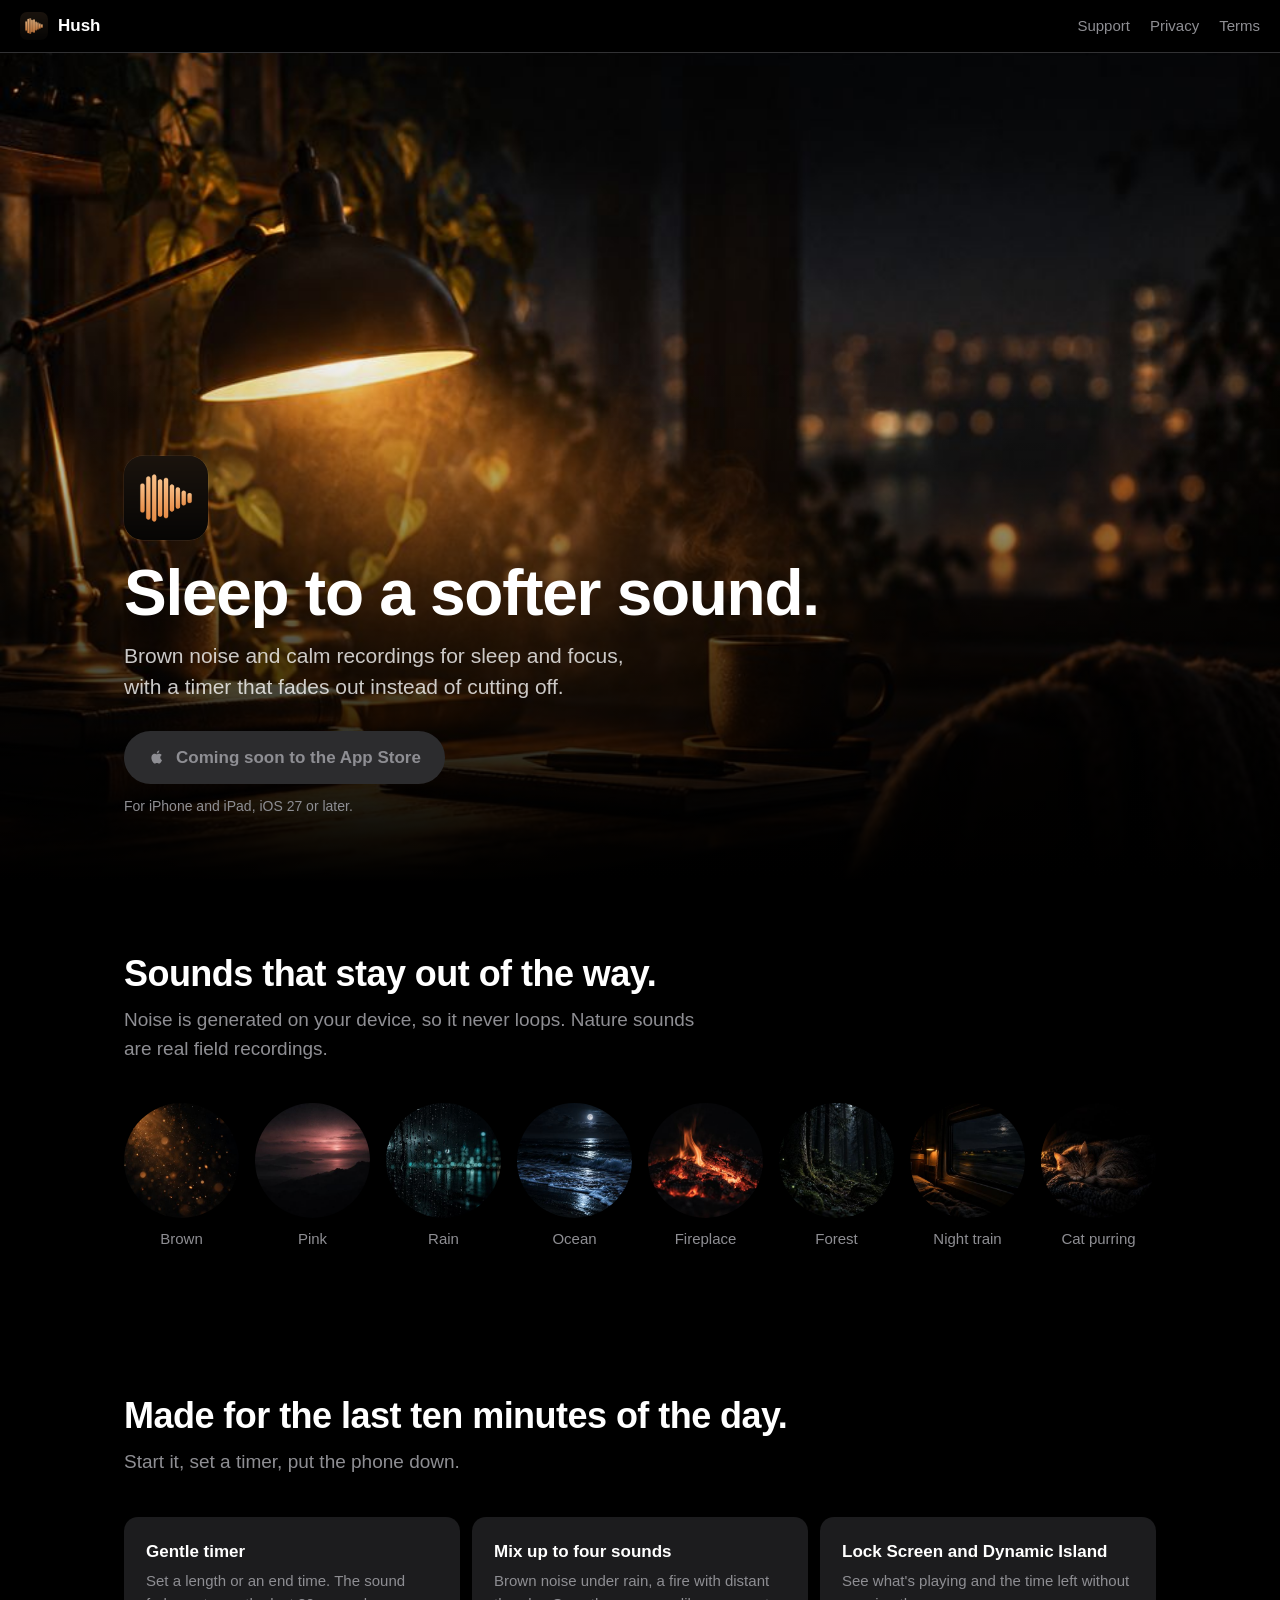
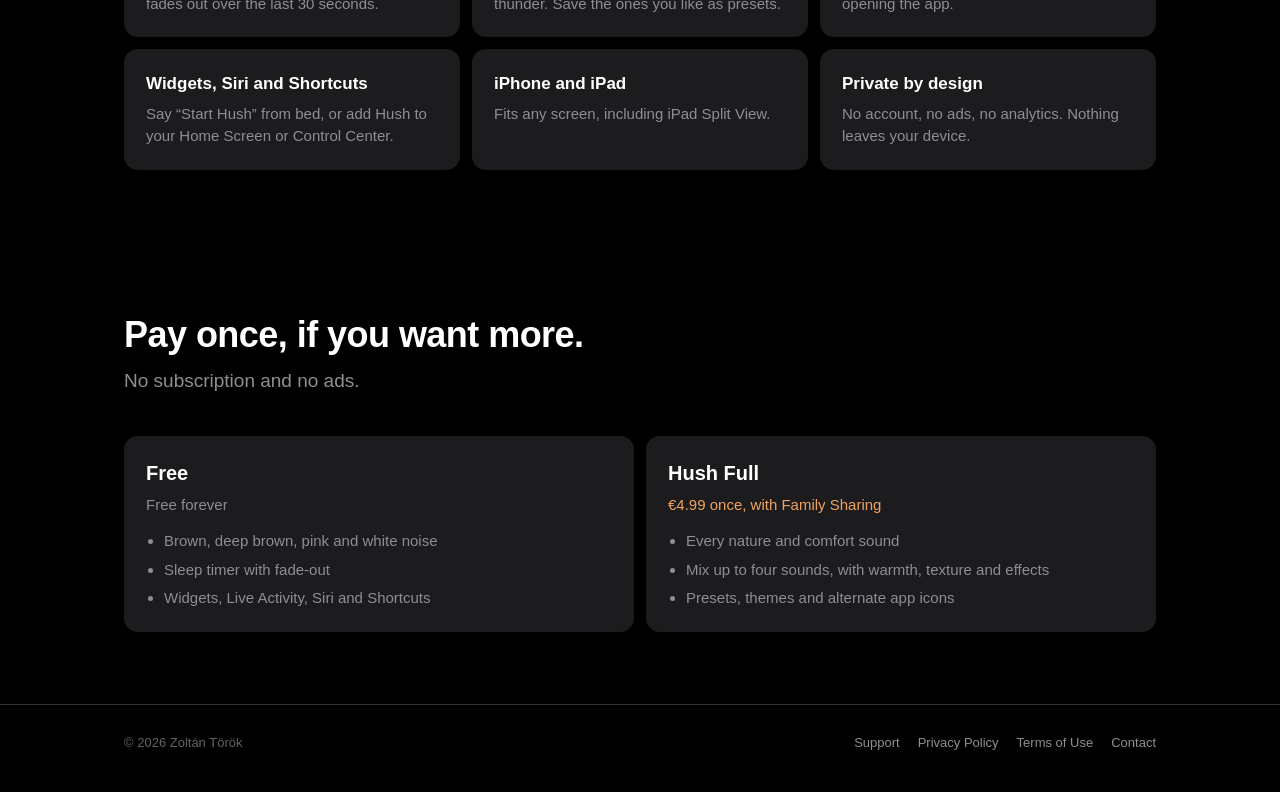
<file: index.html>
<!doctype html>
<html lang="en">
<head>
<meta charset="utf-8">
<meta name="viewport" content="width=device-width, initial-scale=1, viewport-fit=cover">
<title>Hush: Brown noise for sleep</title>
<meta name="description" content="Brown, pink and white noise and nature recordings for sleep and focus. No account, no tracking, no subscription. For iPhone and iPad.">
<meta name="theme-color" content="#000000">
<meta property="og:title" content="Hush: Brown noise for sleep">
<meta property="og:description" content="Brown noise and calm sounds for sleep and focus. No account, no tracking, no subscription.">
<meta property="og:image" content="assets/hero.jpg">
<link rel="icon" type="image/png" sizes="32x32" href="assets/favicon-32.png">
<link rel="apple-touch-icon" href="assets/apple-touch-icon.png">
<link rel="stylesheet" href="assets/site.css">
</head>
<body>
<header class="nav">
  <a class="brand" href="./"><img src="assets/icon-256.png" alt=""><span>Hush</span></a>
  <nav><ul>
    <li><a href="support/">Support</a></li>
    <li><a href="privacy/">Privacy</a></li>
    <li><a href="terms/">Terms</a></li>
  </ul></nav>
</header>

<main>
  <section class="hero">
    <img class="bg" src="assets/hero.jpg" alt="" width="960" height="1440">
    <div class="hero-inner">
      <img class="hero-icon" src="assets/icon-256.png" alt="Hush app icon" width="84" height="84">
      <h1>Sleep to a softer sound.</h1>
      <p>Brown noise and calm recordings for sleep and focus, with a timer that fades out instead of cutting off.</p>
      <a class="btn" aria-disabled="true">
        <svg viewBox="0 0 24 24" fill="currentColor" aria-hidden="true"><path d="M16.37 12.6c-.02-2.2 1.8-3.26 1.88-3.31-1.02-1.5-2.62-1.7-3.19-1.72-1.36-.14-2.65.8-3.34.8-.69 0-1.75-.78-2.88-.76-1.48.02-2.85.86-3.61 2.19-1.54 2.67-.39 6.63 1.11 8.8.73 1.06 1.6 2.25 2.75 2.21 1.1-.04 1.52-.71 2.85-.71 1.33 0 1.71.71 2.88.69 1.19-.02 1.94-1.08 2.66-2.15.84-1.23 1.19-2.42 1.21-2.48-.03-.01-2.31-.89-2.32-3.53zM14.18 6.13c.61-.74 1.02-1.76.91-2.78-.88.04-1.94.59-2.57 1.32-.56.65-1.06 1.69-.93 2.69.98.08 1.98-.5 2.59-1.23z"/></svg>
        Coming soon to the App Store
      </a>
      <span class="btn-note">For iPhone and iPad, iOS 27 or later.</span>
    </div>
  </section>

  <section class="section">
    <h2>Sounds that stay out of the way.</h2>
    <p class="lead">Noise is generated on your device, so it never loops. Nature sounds are real field recordings.</p>
    <div class="sounds">
      <div class="sound"><img src="assets/brown.jpg" alt="" loading="lazy">Brown</div>
      <div class="sound"><img src="assets/pink.jpg" alt="" loading="lazy">Pink</div>
      <div class="sound"><img src="assets/rain.jpg" alt="" loading="lazy">Rain</div>
      <div class="sound"><img src="assets/ocean.jpg" alt="" loading="lazy">Ocean</div>
      <div class="sound"><img src="assets/fireplace.jpg" alt="" loading="lazy">Fireplace</div>
      <div class="sound"><img src="assets/forest.jpg" alt="" loading="lazy">Forest</div>
      <div class="sound"><img src="assets/train.jpg" alt="" loading="lazy">Night train</div>
      <div class="sound"><img src="assets/purr.jpg" alt="" loading="lazy">Cat purring</div>
    </div>
  </section>

  <section class="section">
    <h2>Made for the last ten minutes of the day.</h2>
    <p class="lead">Start it, set a timer, put the phone down.</p>
    <div class="features">
      <div class="card"><h3>Gentle timer</h3><p>Set a length or an end time. The sound fades out over the last 30 seconds.</p></div>
      <div class="card"><h3>Mix up to four sounds</h3><p>Brown noise under rain, a fire with distant thunder. Save the ones you like as presets.</p></div>
      <div class="card"><h3>Lock Screen and Dynamic Island</h3><p>See what's playing and the time left without opening the app.</p></div>
      <div class="card"><h3>Widgets, Siri and Shortcuts</h3><p>Say “Start Hush” from bed, or add Hush to your Home Screen or Control Center.</p></div>
      <div class="card"><h3>iPhone and iPad</h3><p>Fits any screen, including iPad Split View.</p></div>
      <div class="card"><h3>Private by design</h3><p>No account, no ads, no analytics. Nothing leaves your device.</p></div>
    </div>
  </section>

  <section class="section">
    <h2>Pay once, if you want more.</h2>
    <p class="lead">No subscription and no ads.</p>
    <div class="price">
      <div class="card">
        <h3>Free</h3>
        <div class="amount">Free forever</div>
        <ul>
          <li>Brown, deep brown, pink and white noise</li>
          <li>Sleep timer with fade-out</li>
          <li>Widgets, Live Activity, Siri and Shortcuts</li>
        </ul>
      </div>
      <div class="card full">
        <h3>Hush Full</h3>
        <div class="amount">€4.99 once, with Family Sharing</div>
        <ul>
          <li>Every nature and comfort sound</li>
          <li>Mix up to four sounds, with warmth, texture and effects</li>
          <li>Presets, themes and alternate app icons</li>
        </ul>
      </div>
    </div>
  </section>
</main>

<footer><div class="inner">
  <span>© 2026 Zoltán Török</span>
  <nav><a href="support/">Support</a><a href="privacy/">Privacy Policy</a><a href="terms/">Terms of Use</a><a href="mailto:contact@zt-mobile.dev">Contact</a></nav>
</div></footer>
</body>
</html>
</file>
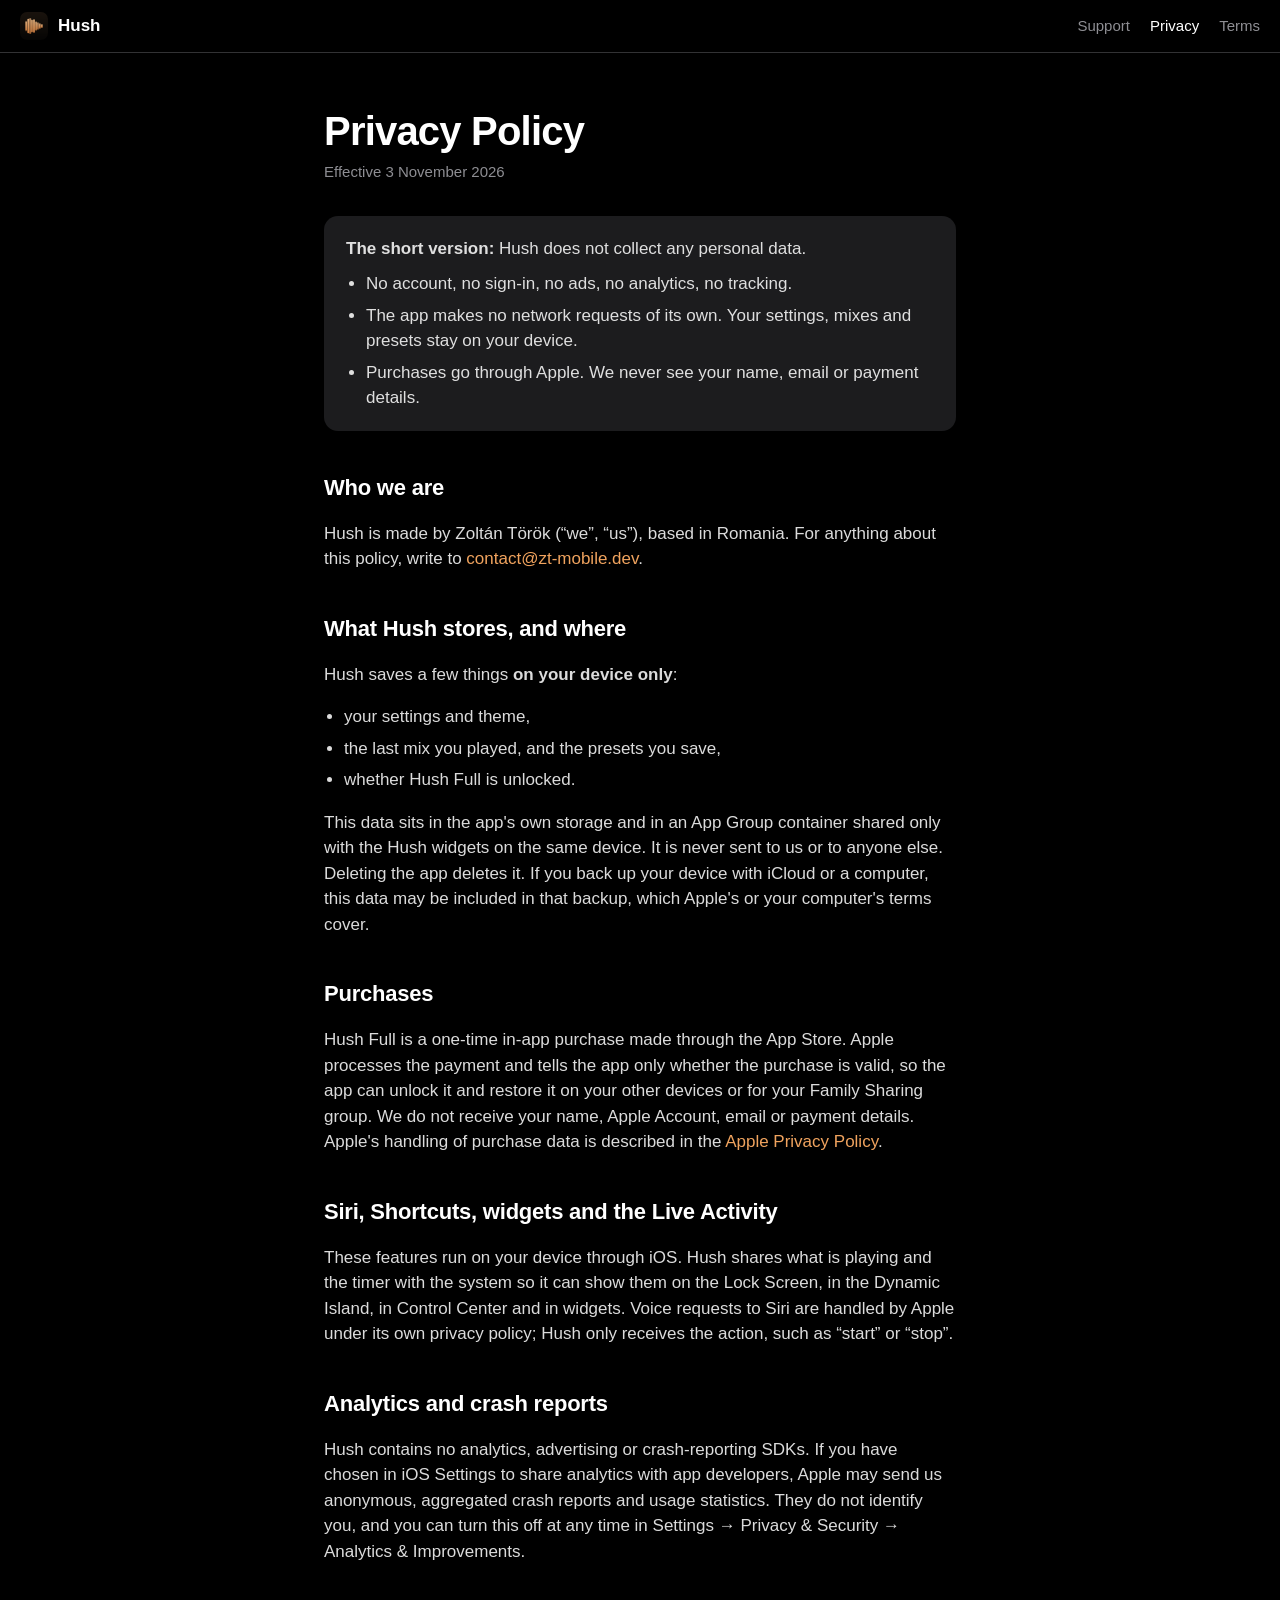
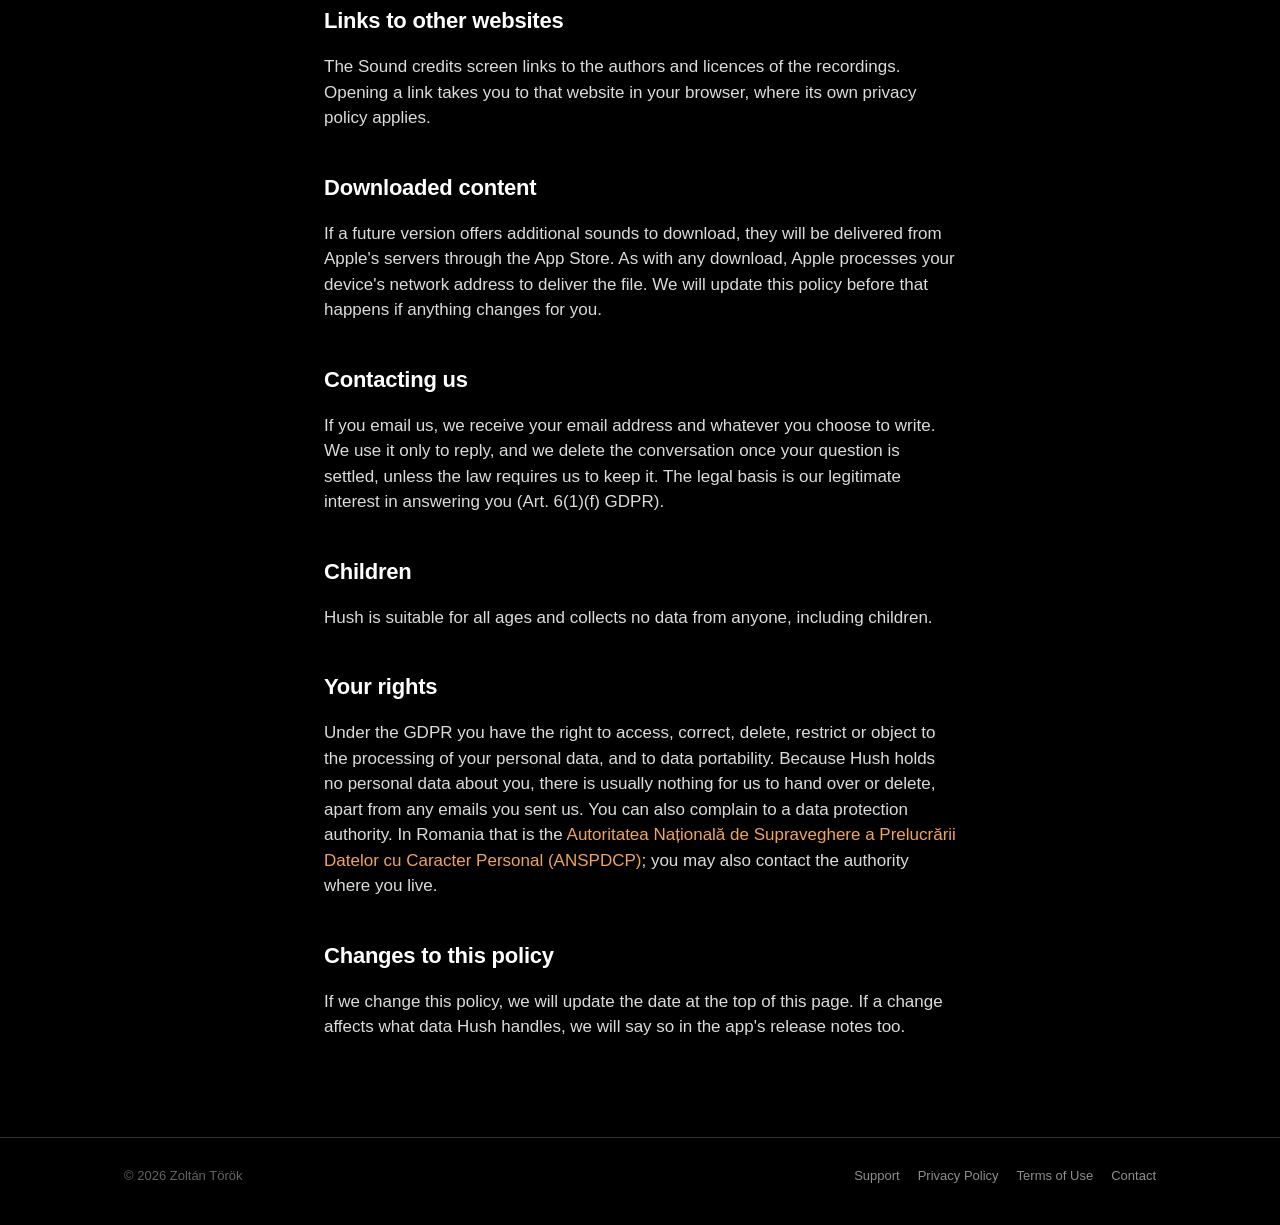
<file: privacy/index.html>
<!doctype html>
<html lang="en">
<head>
<meta charset="utf-8">
<meta name="viewport" content="width=device-width, initial-scale=1, viewport-fit=cover">
<title>Privacy Policy · Hush</title>
<meta name="description" content="Hush does not collect, store or share any personal data. Everything stays on your device.">
<meta name="theme-color" content="#000000">
<link rel="icon" type="image/png" sizes="32x32" href="../assets/favicon-32.png">
<link rel="apple-touch-icon" href="../assets/apple-touch-icon.png">
<link rel="stylesheet" href="../assets/site.css">
</head>
<body>
<header class="nav">
  <a class="brand" href="../"><img src="../assets/icon-256.png" alt=""><span>Hush</span></a>
  <nav><ul>
    <li><a href="../support/">Support</a></li>
    <li><a href="../privacy/" aria-current="page">Privacy</a></li>
    <li><a href="../terms/">Terms</a></li>
  </ul></nav>
</header>
<main class="doc">
  <h1>Privacy Policy</h1>
  <p class="meta">Effective 3 November 2026</p>

  <div class="summary">
    <p><strong>The short version:</strong> Hush does not collect any personal data.</p>
    <ul>
      <li>No account, no sign-in, no ads, no analytics, no tracking.</li>
      <li>The app makes no network requests of its own. Your settings, mixes and presets stay on your device.</li>
      <li>Purchases go through Apple. We never see your name, email or payment details.</li>
    </ul>
  </div>

  <h2>Who we are</h2>
  <p>Hush is made by Zoltán Török (“we”, “us”), based in Romania. For anything about this policy, write to <a href="mailto:contact@zt-mobile.dev">contact@zt-mobile.dev</a>.</p>

  <h2>What Hush stores, and where</h2>
  <p>Hush saves a few things <strong>on your device only</strong>:</p>
  <ul>
    <li>your settings and theme,</li>
    <li>the last mix you played, and the presets you save,</li>
    <li>whether Hush Full is unlocked.</li>
  </ul>
  <p>This data sits in the app's own storage and in an App Group container shared only with the Hush widgets on the same device. It is never sent to us or to anyone else. Deleting the app deletes it. If you back up your device with iCloud or a computer, this data may be included in that backup, which Apple's or your computer's terms cover.</p>

  <h2>Purchases</h2>
  <p>Hush Full is a one-time in-app purchase made through the App Store. Apple processes the payment and tells the app only whether the purchase is valid, so the app can unlock it and restore it on your other devices or for your Family Sharing group. We do not receive your name, Apple Account, email or payment details. Apple's handling of purchase data is described in the <a href="https://www.apple.com/legal/privacy/">Apple Privacy Policy</a>.</p>

  <h2>Siri, Shortcuts, widgets and the Live Activity</h2>
  <p>These features run on your device through iOS. Hush shares what is playing and the timer with the system so it can show them on the Lock Screen, in the Dynamic Island, in Control Center and in widgets. Voice requests to Siri are handled by Apple under its own privacy policy; Hush only receives the action, such as “start” or “stop”.</p>

  <h2>Analytics and crash reports</h2>
  <p>Hush contains no analytics, advertising or crash-reporting SDKs. If you have chosen in iOS Settings to share analytics with app developers, Apple may send us anonymous, aggregated crash reports and usage statistics. They do not identify you, and you can turn this off at any time in Settings → Privacy &amp; Security → Analytics &amp; Improvements.</p>

  <h2>Links to other websites</h2>
  <p>The Sound credits screen links to the authors and licences of the recordings. Opening a link takes you to that website in your browser, where its own privacy policy applies.</p>

  <h2>Downloaded content</h2>
  <p>If a future version offers additional sounds to download, they will be delivered from Apple's servers through the App Store. As with any download, Apple processes your device's network address to deliver the file. We will update this policy before that happens if anything changes for you.</p>

  <h2>Contacting us</h2>
  <p>If you email us, we receive your email address and whatever you choose to write. We use it only to reply, and we delete the conversation once your question is settled, unless the law requires us to keep it. The legal basis is our legitimate interest in answering you (Art. 6(1)(f) GDPR).</p>

  <h2>Children</h2>
  <p>Hush is suitable for all ages and collects no data from anyone, including children.</p>

  <h2>Your rights</h2>
  <p>Under the GDPR you have the right to access, correct, delete, restrict or object to the processing of your personal data, and to data portability. Because Hush holds no personal data about you, there is usually nothing for us to hand over or delete, apart from any emails you sent us. You can also complain to a data protection authority. In Romania that is the <a href="https://www.dataprotection.ro/">Autoritatea Națională de Supraveghere a Prelucrării Datelor cu Caracter Personal (ANSPDCP)</a>; you may also contact the authority where you live.</p>

  <h2>Changes to this policy</h2>
  <p>If we change this policy, we will update the date at the top of this page. If a change affects what data Hush handles, we will say so in the app's release notes too.</p>
</main>
<footer><div class="inner">
  <span>© 2026 Zoltán Török</span>
  <nav><a href="../support/">Support</a><a href="../privacy/">Privacy Policy</a><a href="../terms/">Terms of Use</a><a href="mailto:contact@zt-mobile.dev">Contact</a></nav>
</div></footer>
</body>
</html>
</file>
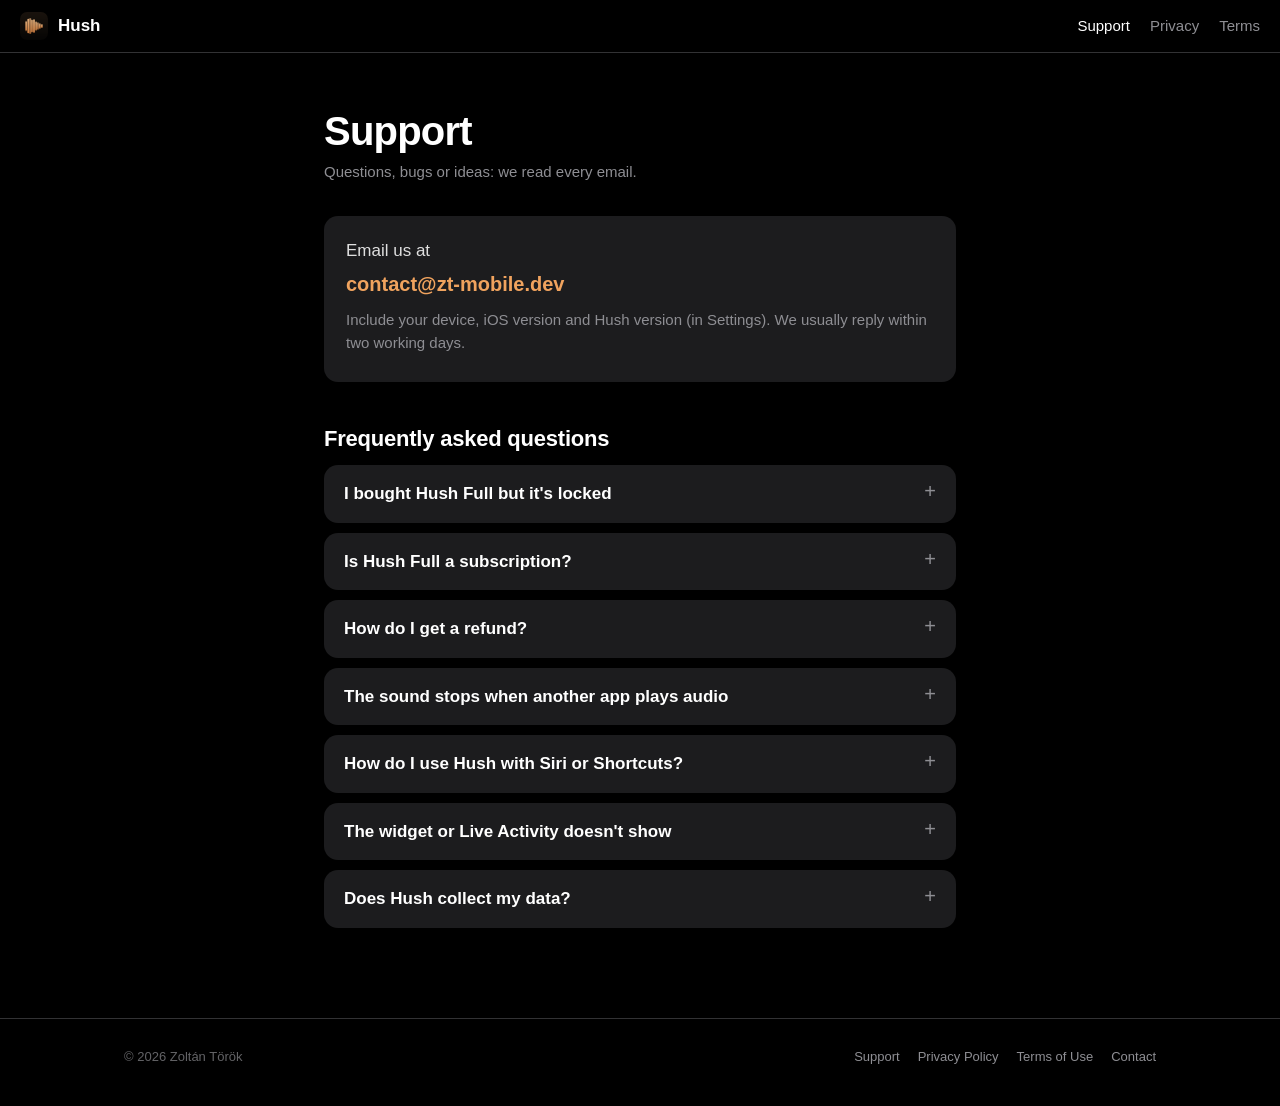
<file: support/index.html>
<!doctype html>
<html lang="en">
<head>
<meta charset="utf-8">
<meta name="viewport" content="width=device-width, initial-scale=1, viewport-fit=cover">
<title>Support · Hush</title>
<meta name="description" content="Help with Hush: purchases, playback, widgets and contact.">
<meta name="theme-color" content="#000000">
<link rel="icon" type="image/png" sizes="32x32" href="../assets/favicon-32.png">
<link rel="apple-touch-icon" href="../assets/apple-touch-icon.png">
<link rel="stylesheet" href="../assets/site.css">
</head>
<body>
<header class="nav">
  <a class="brand" href="../"><img src="../assets/icon-256.png" alt=""><span>Hush</span></a>
  <nav><ul>
    <li><a href="../support/" aria-current="page">Support</a></li>
    <li><a href="../privacy/">Privacy</a></li>
    <li><a href="../terms/">Terms</a></li>
  </ul></nav>
</header>
<main class="doc">
  <h1>Support</h1>
  <p class="meta">Questions, bugs or ideas: we read every email.</p>

  <div class="contact">
    <p>Email us at</p>
    <p class="email"><a href="mailto:contact@zt-mobile.dev?subject=Hush%20support">contact@zt-mobile.dev</a></p>
    <p style="color:var(--text-2);font-size:15px;margin-top:10px">Include your device, iOS version and Hush version (in Settings). We usually reply within two working days.</p>
  </div>

  <h2>Frequently asked questions</h2>
  <div class="faq">
    <details>
      <summary>I bought Hush Full but it's locked</summary>
      <div><p>Open <strong>Settings → Hush Full → Restore purchase</strong>. Make sure you're signed in to the App Store with the Apple Account you bought it with. If you're in a Family Sharing group, the organiser's purchase is shared with you, but Family Sharing must be turned on for purchases.</p></div>
    </details>
    <details>
      <summary>Is Hush Full a subscription?</summary>
      <div><p>No. It's a one-time purchase of €4.99 (or the local equivalent).</p></div>
    </details>
    <details>
      <summary>How do I get a refund?</summary>
      <div><p>Apple handles all payments, so refunds are requested from Apple at <a href="https://reportaproblem.apple.com/">reportaproblem.apple.com</a>. We can't issue refunds ourselves.</p></div>
    </details>
    <details>
      <summary>The sound stops when another app plays audio</summary>
      <div><p>Hush pauses other audio, like a music app. To keep it playing under other audio, turn on <strong>Settings → Playback → Play with other audio</strong>. iOS removes the Lock Screen controls in that mode.</p></div>
    </details>
    <details>
      <summary>How do I use Hush with Siri or Shortcuts?</summary>
      <div><p>Say “Start Hush”, “Start Hush for 30 minutes” or “Stop Hush”. The same actions, plus your presets, are in the Shortcuts app and can be added to Control Center or the Action button.</p></div>
    </details>
    <details>
      <summary>The widget or Live Activity doesn't show</summary>
      <div><p>Long-press the Home Screen or Lock Screen to add a Hush widget. For the Live Activity, check that <strong>Settings → Hush → Live Activities</strong> is on in iOS Settings.</p></div>
    </details>
    <details>
      <summary>Does Hush collect my data?</summary>
      <div><p>No. There is no account, no analytics and no tracking. See the <a href="../privacy/">Privacy Policy</a>.</p></div>
    </details>
  </div>
</main>
<footer><div class="inner">
  <span>© 2026 Zoltán Török</span>
  <nav><a href="../support/">Support</a><a href="../privacy/">Privacy Policy</a><a href="../terms/">Terms of Use</a><a href="mailto:contact@zt-mobile.dev">Contact</a></nav>
</div></footer>
</body>
</html>
</file>
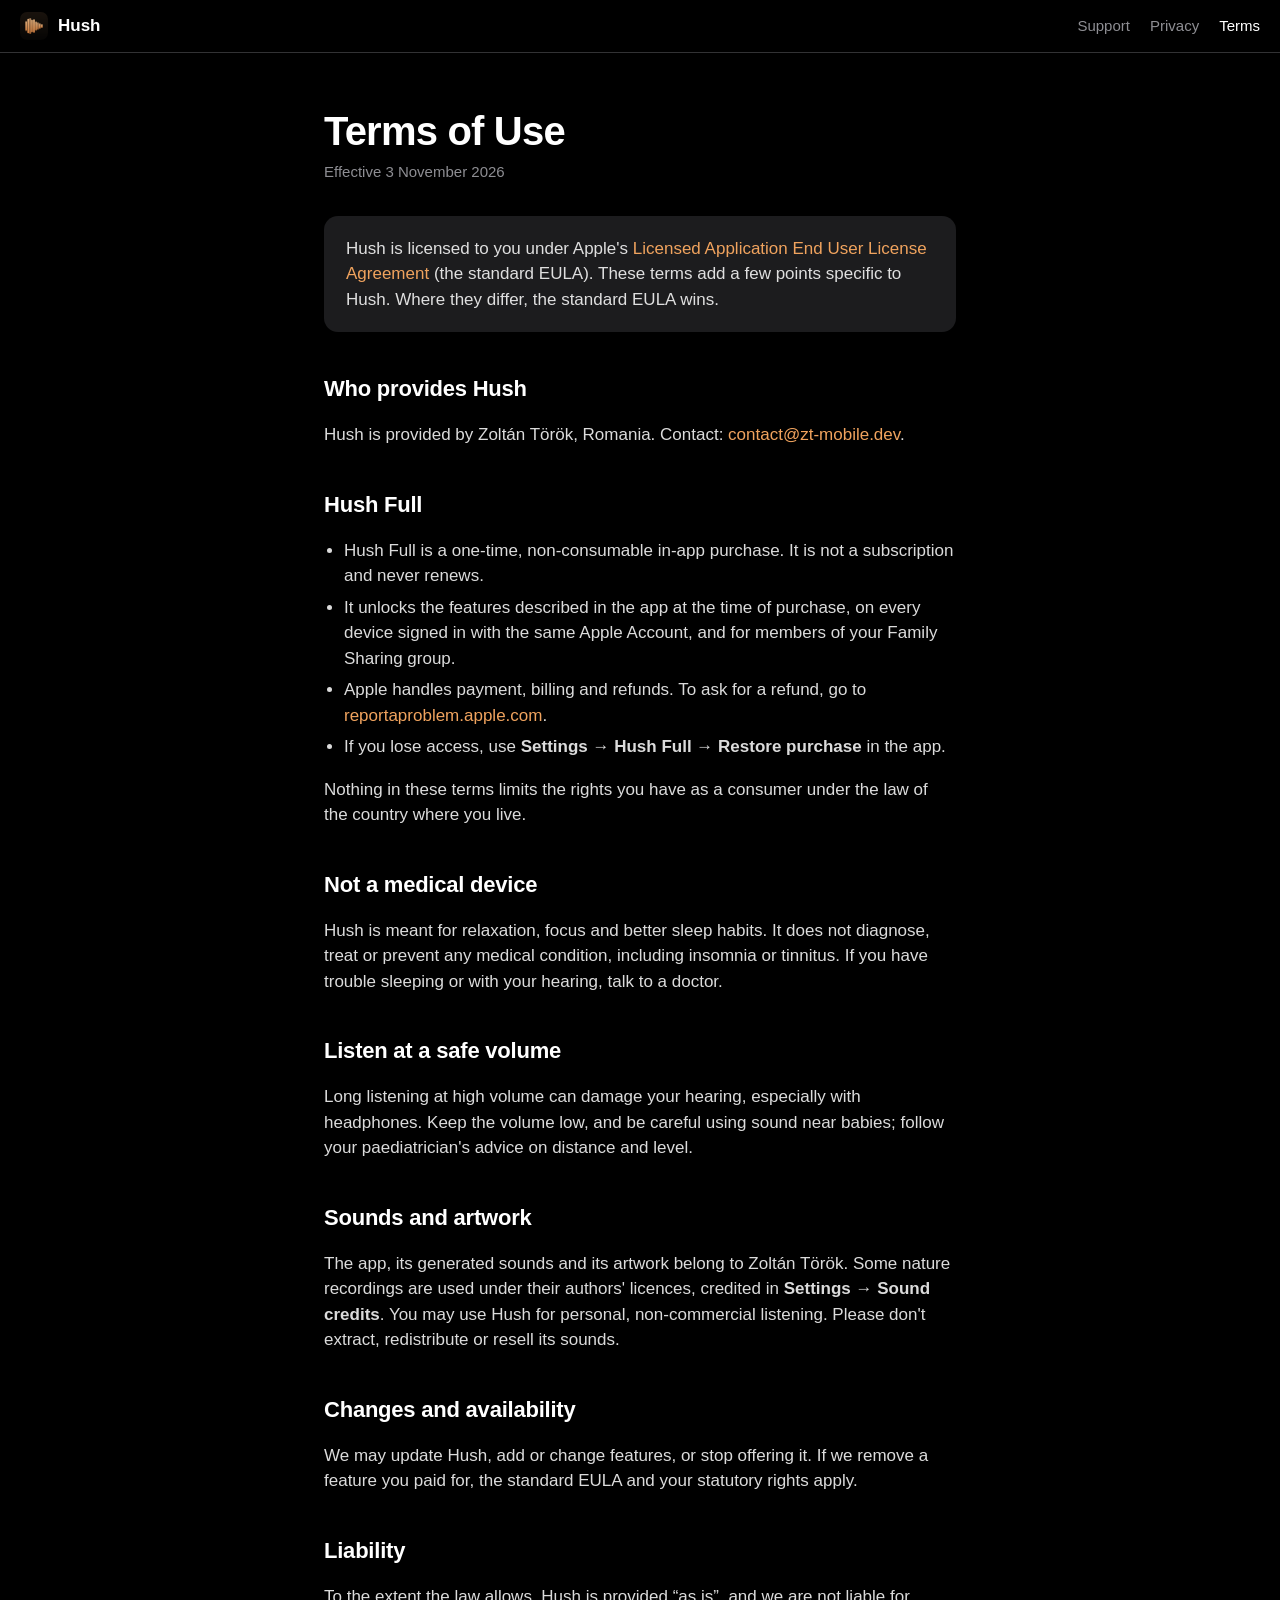
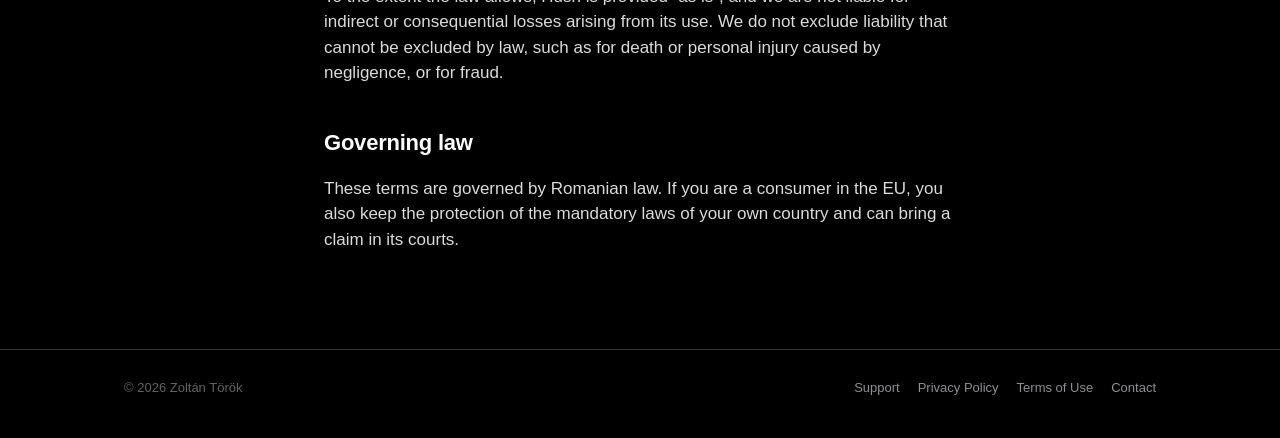
<file: terms/index.html>
<!doctype html>
<html lang="en">
<head>
<meta charset="utf-8">
<meta name="viewport" content="width=device-width, initial-scale=1, viewport-fit=cover">
<title>Terms of Use · Hush</title>
<meta name="description" content="Terms of use for the Hush app.">
<meta name="theme-color" content="#000000">
<link rel="icon" type="image/png" sizes="32x32" href="../assets/favicon-32.png">
<link rel="apple-touch-icon" href="../assets/apple-touch-icon.png">
<link rel="stylesheet" href="../assets/site.css">
</head>
<body>
<header class="nav">
  <a class="brand" href="../"><img src="../assets/icon-256.png" alt=""><span>Hush</span></a>
  <nav><ul>
    <li><a href="../support/">Support</a></li>
    <li><a href="../privacy/">Privacy</a></li>
    <li><a href="../terms/" aria-current="page">Terms</a></li>
  </ul></nav>
</header>
<main class="doc">
  <h1>Terms of Use</h1>
  <p class="meta">Effective 3 November 2026</p>

  <div class="summary">
    <p>Hush is licensed to you under Apple's <a href="https://www.apple.com/legal/internet-services/itunes/dev/stdeula/">Licensed Application End User License Agreement</a> (the standard EULA). These terms add a few points specific to Hush. Where they differ, the standard EULA wins.</p>
  </div>

  <h2>Who provides Hush</h2>
  <p>Hush is provided by Zoltán Török, Romania. Contact: <a href="mailto:contact@zt-mobile.dev">contact@zt-mobile.dev</a>.</p>

  <h2>Hush Full</h2>
  <ul>
    <li>Hush Full is a one-time, non-consumable in-app purchase. It is not a subscription and never renews.</li>
    <li>It unlocks the features described in the app at the time of purchase, on every device signed in with the same Apple Account, and for members of your Family Sharing group.</li>
    <li>Apple handles payment, billing and refunds. To ask for a refund, go to <a href="https://reportaproblem.apple.com/">reportaproblem.apple.com</a>.</li>
    <li>If you lose access, use <strong>Settings → Hush Full → Restore purchase</strong> in the app.</li>
  </ul>
  <p>Nothing in these terms limits the rights you have as a consumer under the law of the country where you live.</p>

  <h2>Not a medical device</h2>
  <p>Hush is meant for relaxation, focus and better sleep habits. It does not diagnose, treat or prevent any medical condition, including insomnia or tinnitus. If you have trouble sleeping or with your hearing, talk to a doctor.</p>

  <h2>Listen at a safe volume</h2>
  <p>Long listening at high volume can damage your hearing, especially with headphones. Keep the volume low, and be careful using sound near babies; follow your paediatrician's advice on distance and level.</p>

  <h2>Sounds and artwork</h2>
  <p>The app, its generated sounds and its artwork belong to Zoltán Török. Some nature recordings are used under their authors' licences, credited in <strong>Settings → Sound credits</strong>. You may use Hush for personal, non-commercial listening. Please don't extract, redistribute or resell its sounds.</p>

  <h2>Changes and availability</h2>
  <p>We may update Hush, add or change features, or stop offering it. If we remove a feature you paid for, the standard EULA and your statutory rights apply.</p>

  <h2>Liability</h2>
  <p>To the extent the law allows, Hush is provided “as is”, and we are not liable for indirect or consequential losses arising from its use. We do not exclude liability that cannot be excluded by law, such as for death or personal injury caused by negligence, or for fraud.</p>

  <h2>Governing law</h2>
  <p>These terms are governed by Romanian law. If you are a consumer in the EU, you also keep the protection of the mandatory laws of your own country and can bring a claim in its courts.</p>
</main>
<footer><div class="inner">
  <span>© 2026 Zoltán Török</span>
  <nav><a href="../support/">Support</a><a href="../privacy/">Privacy Policy</a><a href="../terms/">Terms of Use</a><a href="mailto:contact@zt-mobile.dev">Contact</a></nav>
</div></footer>
</body>
</html>
</file>
<file: assets/site.css>
:root {
  color-scheme: dark;
  --bg: #000;
  --surface: #1c1c1e;
  --surface-2: #2c2c2e;
  --separator: rgba(84, 84, 88, 0.6);
  --text: #fff;
  --text-2: #8e8e93;
  --text-3: #636366;
  --ember: #f0a35e;
  --radius: 14px;
  --max: 680px;
  --font: -apple-system, BlinkMacSystemFont, "SF Pro Text", "SF Pro Display", "Helvetica Neue", Helvetica, Arial, sans-serif;
}

* { box-sizing: border-box; }
html { -webkit-text-size-adjust: 100%; }
body {
  margin: 0;
  background: var(--bg);
  color: var(--text);
  font: 17px/1.5 var(--font);
  -webkit-font-smoothing: antialiased;
}
a { color: var(--ember); text-decoration: none; }
a:hover { text-decoration: underline; }
img { display: block; max-width: 100%; }

/* Header */
.nav {
  position: sticky; top: 0; z-index: 10;
  display: flex; align-items: center; justify-content: space-between;
  gap: 16px; padding: 12px 20px;
  background: rgba(0, 0, 0, 0.72);
  -webkit-backdrop-filter: saturate(180%) blur(20px);
  backdrop-filter: saturate(180%) blur(20px);
  border-bottom: 0.5px solid var(--separator);
}
.brand { display: flex; align-items: center; gap: 10px; color: var(--text); font-weight: 600; font-size: 17px; }
.brand:hover { text-decoration: none; }
.brand img { width: 28px; height: 28px; border-radius: 7px; }
.nav ul { display: flex; gap: 20px; list-style: none; margin: 0; padding: 0; font-size: 15px; }
.nav ul a { color: var(--text-2); }
.nav ul a:hover, .nav ul a[aria-current="page"] { color: var(--text); text-decoration: none; }

/* Hero */
.hero { position: relative; min-height: min(92vh, 860px); display: flex; align-items: flex-end; overflow: hidden; }
.hero picture, .hero > img { position: absolute; inset: 0; }
.hero img.bg { width: 100%; height: 100%; object-fit: cover; object-position: 30% 75%; }
.hero::after {
  content: ""; position: absolute; inset: 0;
  background: linear-gradient(180deg, rgba(0,0,0,0) 35%, rgba(0,0,0,0.65) 70%, #000 100%);
}
.hero-inner { position: relative; z-index: 1; width: 100%; max-width: 1080px; margin: 0 auto; padding: 0 24px 64px; }
.hero-icon { width: 84px; height: 84px; border-radius: 19px; margin-bottom: 20px; box-shadow: 0 0 0 0.5px rgba(255,255,255,0.12); }
.hero h1 { font-size: clamp(40px, 7vw, 64px); line-height: 1.05; letter-spacing: -0.02em; margin: 0 0 12px; font-weight: 700; }
.hero p { font-size: clamp(18px, 2.4vw, 21px); color: rgba(255,255,255,0.78); margin: 0 0 28px; max-width: 520px; }

.btn {
  display: inline-flex; align-items: center; gap: 10px;
  padding: 14px 24px; border-radius: 999px;
  background: #fff; color: #000; font-weight: 600; font-size: 17px;
}
.btn:hover { text-decoration: none; opacity: 0.88; }
.btn svg { width: 18px; height: 18px; }
.btn[aria-disabled="true"] { background: var(--surface-2); color: var(--text-2); cursor: default; }
.btn-note { display: block; margin-top: 12px; font-size: 14px; color: var(--text-2); }

/* Sections */
.section { max-width: 1080px; margin: 0 auto; padding: 72px 24px; }
.section h2 { font-size: clamp(28px, 4vw, 36px); letter-spacing: -0.015em; line-height: 1.15; margin: 0 0 12px; }
.section > p.lead { color: var(--text-2); font-size: 19px; max-width: 600px; margin: 0 0 40px; }

.sounds { display: grid; grid-template-columns: repeat(8, 1fr); gap: 24px 16px; }
@media (max-width: 900px) { .sounds { grid-template-columns: repeat(4, 1fr); } }
.sound { text-align: center; font-size: 15px; color: var(--text-2); }
.sound img { width: 100%; aspect-ratio: 1; border-radius: 50%; object-fit: cover; margin-bottom: 10px; }

.features { display: grid; grid-template-columns: repeat(3, 1fr); gap: 12px; }
@media (max-width: 900px) { .features { grid-template-columns: repeat(2, 1fr); } }
@media (max-width: 600px) { .features { grid-template-columns: 1fr; } }
.card { background: var(--surface); border-radius: var(--radius); padding: 22px; }
.card h3 { margin: 0 0 6px; font-size: 17px; font-weight: 600; }
.card p { margin: 0; color: var(--text-2); font-size: 15px; }

.price { display: grid; grid-template-columns: repeat(auto-fit, minmax(260px, 1fr)); gap: 12px; }
.price .card h3 { font-size: 20px; }
.price .amount { font-size: 15px; color: var(--text-2); margin-bottom: 14px; }
.price .full .amount { color: var(--ember); }
.price ul { margin: 0; padding-left: 18px; color: var(--text-2); font-size: 15px; }
.price li + li { margin-top: 6px; }

/* Documents */
.doc { max-width: var(--max); margin: 0 auto; padding: 56px 24px 80px; }
.doc h1 { font-size: clamp(32px, 5vw, 40px); letter-spacing: -0.02em; line-height: 1.1; margin: 0 0 8px; }
.doc .meta { color: var(--text-2); font-size: 15px; margin: 0 0 32px; }
.doc h2 { font-size: 22px; margin: 40px 0 10px; letter-spacing: -0.01em; }
.doc h3 { font-size: 17px; margin: 24px 0 6px; }
.doc p, .doc li { color: rgba(255,255,255,0.86); }
.doc ul { padding-left: 20px; }
.doc li + li { margin-top: 6px; }
.summary { background: var(--surface); border-radius: var(--radius); padding: 20px 22px; margin: 0 0 8px; }
.summary p { margin: 0; }
.summary ul { margin: 10px 0 0; }

.faq details { background: var(--surface); border-radius: var(--radius); margin: 0 0 10px; }
.faq summary { cursor: pointer; padding: 16px 20px; font-weight: 600; list-style: none; display: flex; justify-content: space-between; gap: 12px; }
.faq summary::-webkit-details-marker { display: none; }
.faq summary::after { content: "+"; color: var(--text-2); font-weight: 400; font-size: 20px; line-height: 1; }
.faq details[open] summary::after { content: "−"; }
.faq details > div { padding: 0 20px 16px; color: var(--text-2); }
.faq details > div p { margin: 0 0 8px; color: var(--text-2); }

.contact { background: var(--surface); border-radius: var(--radius); padding: 22px; margin-top: 32px; }
.contact p { margin: 0 0 6px; }
.contact .email { font-size: 20px; font-weight: 600; }

/* Footer */
footer { border-top: 0.5px solid var(--separator); color: var(--text-3); font-size: 13px; }
footer .inner { max-width: 1080px; margin: 0 auto; padding: 28px 24px 40px; display: flex; flex-wrap: wrap; justify-content: space-between; gap: 12px; }
footer nav { display: flex; gap: 18px; flex-wrap: wrap; }
footer a { color: var(--text-2); }

@media (max-width: 520px) {
  .nav { padding: 10px 16px; }
  .nav ul { gap: 14px; font-size: 14px; }
  .nav .brand span { display: none; }
  .hero-inner, .section, .doc { padding-left: 16px; padding-right: 16px; }
  .sounds { gap: 18px 12px; }
}
</file>
